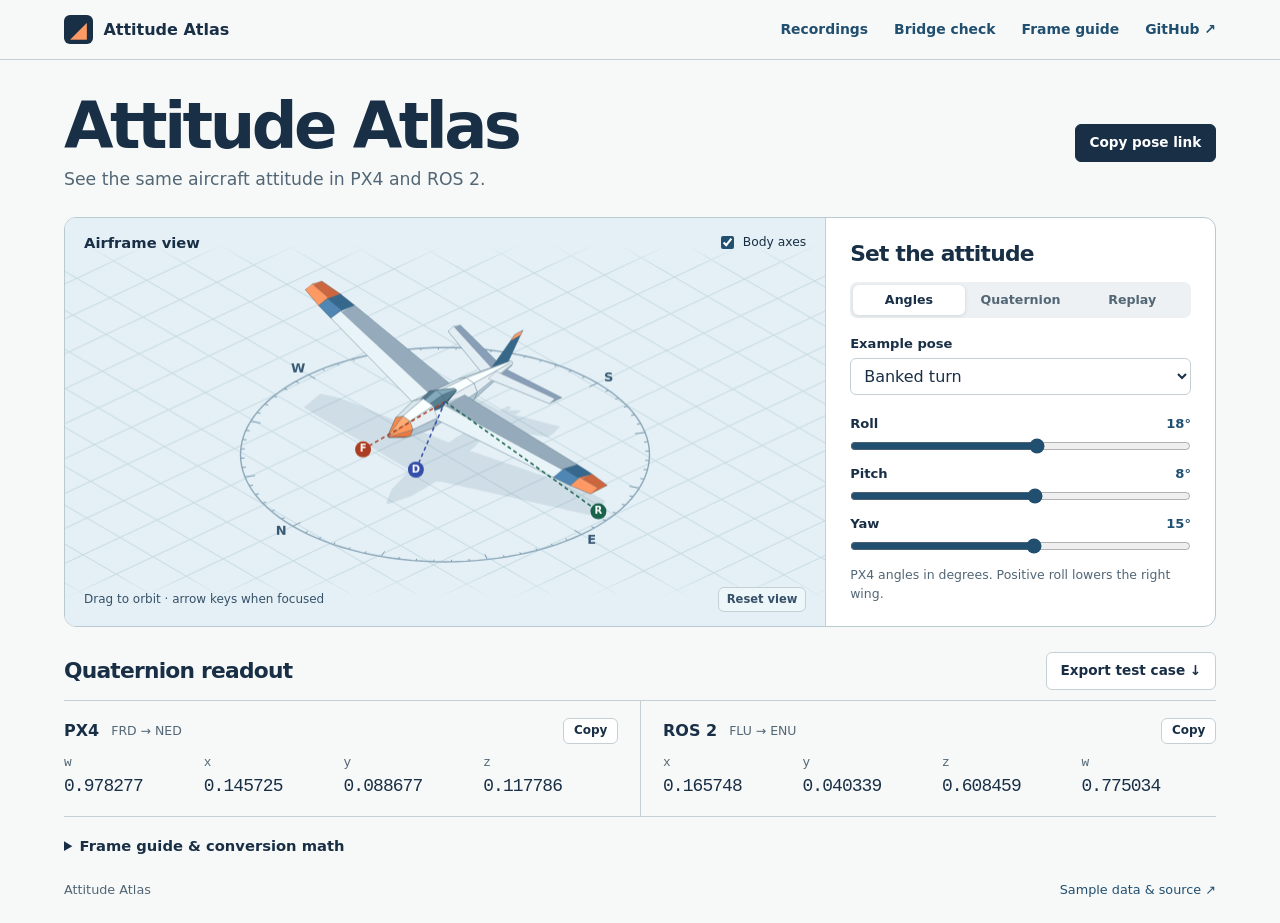
<file: site/index.html>
<!doctype html>
<html lang="en">
  <head>
    <meta charset="utf-8" />
    <meta name="viewport" content="width=device-width,initial-scale=1" />
    <meta name="theme-color" content="#e7f1f5" />
    <meta
      name="description"
      content="Inspect the same aircraft attitude in PX4 and ROS 2. Rotate a 3D airframe, convert quaternions, replay a flight-log excerpt and share a pose."
    />
    <title>Attitude Atlas · PX4 and ROS 2 frame explorer</title>
    <link
      rel="icon"
      href="data:image/svg+xml,%3Csvg xmlns='http://www.w3.org/2000/svg' viewBox='0 0 64 64'%3E%3Crect width='64' height='64' rx='12' fill='%2318304a'/%3E%3Cpath d='M32 8L53 49 32 40 11 49Z' fill='%23ff965b'/%3E%3C/svg%3E"
    />
    <link rel="stylesheet" href="style.css" />
    <script type="module" src="app.mjs"></script>
  </head>
  <body>
    <header>
      <div class="bar">
        <a class="brand" href="./"
          ><span class="mark" aria-hidden="true">◢</span> Attitude Atlas</a
        >
        <nav>
          <a href="logs.html">Recordings</a>
          <a href="compare.html">Bridge check</a
          ><a href="#reference">Frame guide</a
          ><a href="https://github.com/lazyerZZZ/attitude-atlas">GitHub ↗</a>
        </nav>
      </div>
    </header>
    <main>
      <section class="intro">
        <div>
          <h1>Attitude Atlas</h1>
          <p>See the same aircraft attitude in PX4 and ROS 2.</p>
        </div>
        <button id="share">Copy pose link</button>
      </section>
      <div class="workspace">
        <section class="viewer" aria-label="Aircraft attitude viewer">
          <div class="viewbar">
            <b>Airframe view</b
            ><label
              ><input id="axes" type="checkbox" checked /> Body axes</label
            >
          </div>
          <canvas
            id="aircraft"
            tabindex="0"
            aria-label="3D aircraft, orange nose faces forward. Drag or use arrow keys to orbit the camera."
          ></canvas>
          <div class="viewfoot">
            <span
              >Drag to orbit
              <span class="wide">· arrow keys when focused</span></span
            ><button id="reset-view">Reset view</button>
          </div>
        </section>
        <section class="controls">
          <h2>Set the attitude</h2>
          <div class="modes" aria-label="Input mode">
            <button aria-pressed="true" data-mode="angles">Angles</button
            ><button aria-pressed="false" data-mode="paste">Quaternion</button
            ><button aria-pressed="false" data-mode="track">Replay</button>
          </div>
          <div id="angles" class="pane">
            <label for="preset">Example pose</label
            ><select id="preset">
              <option value="bank">Banked turn</option>
              <option value="north">Level, facing north</option>
              <option value="east">Level, facing east</option>
              <option value="vertical">Vertical nose-up</option>
              <option value="custom" disabled>Custom pose</option>
            </select>
            <div id="sliders"></div>
            <p class="hint">
              PX4 angles in degrees. Positive roll lowers the right wing.
            </p>
          </div>
          <div id="paste" class="pane" hidden>
            <label for="format">Input convention</label
            ><select id="format">
              <option value="px4">PX4 · w, x, y, z</option>
              <option value="ros">ROS 2 · x, y, z, w</option>
            </select>
            <label for="input">Quaternion components</label
            ><textarea id="input" rows="2" spellcheck="false">
[1, 0, 0, 0]</textarea
            >
            <p id="input-norm" role="status" class="hint"></p>
            <button id="apply" class="primary">Apply quaternion</button>
            <p class="hint">
              Paste four numbers or a PX4 / ROS 2 YAML or JSON message. Input is
              normalized to unit length.
            </p>
          </div>
          <div id="track" class="pane" hidden>
            <p class="track-name" id="track-name">PX4 sample log</p>
            <div class="track-actions">
              <button id="play" class="primary">Play sample</button
              ><button id="open-file">Open CSV</button
              ><input type="file" id="file" accept=".csv,text/csv" hidden />
            </div>
            <label for="timeline"
              >Replay time <output id="clock">0.00 s</output></label
            ><input
              type="range"
              id="timeline"
              min="0"
              max="1"
              step="0.001"
              value="0"
            />
            <p class="hint">
              Import a PX4 <code>vehicle_attitude</code> CSV from
              <code>ulog2csv</code>. Files are read in this browser.
            </p>
            <div class="track-step">
              <button id="prev-sample" disabled>Previous sample</button>
              <button id="next-sample" disabled>Next sample</button>
            </div>
            <p id="sample-age" class="hint"></p>
            <p id="source-time" class="hint"></p>
            <p id="track-norm" class="hint"></p>
            <button id="use-sample" type="button">Load sample</button>
            <a href="sample.csv" download>Download sample CSV ↓</a>
          </div>
          <p role="status" id="error" class="error"></p>
        </section>
      </div>
      <div class="read-head">
        <h2>Quaternion readout</h2>
        <button id="export">Export test case ↓</button>
      </div>
      <section class="readouts" aria-label="Equivalent orientations">
        <article>
          <div class="read-label">
            <h3>PX4</h3>
            <span>FRD → NED</span
            ><button data-copy="px4" aria-label="Copy PX4 quaternion">
              Copy
            </button>
          </div>
          <dl id="px4-values"></dl>
        </article>
        <article>
          <div class="read-label">
            <h3>ROS 2</h3>
            <span>FLU → ENU</span
            ><button data-copy="ros" aria-label="Copy ROS quaternion">
              Copy
            </button>
          </div>
          <dl id="ros-values"></dl>
        </article>
      </section>
      <details id="reference">
        <summary>Frame guide &amp; conversion math</summary>
        <p>
          PX4 uses forward, right, down for the body and north, east, down for
          the world. ROS uses forward, left, up for the body and east, north, up
          for a geographic local world frame. Both rows describe how to express
          a body vector in world coordinates.
        </p>
        <p>
          In matrix form, <code>R_ros = A · R_px4 · B</code>, where
          <code>A(n,e,d) = (e,n,−d)</code> changes the world basis and
          <code>B(f,l,u) = (f,−l,−u)</code> changes the body basis. Quaternion
          component order also changes. A quaternion and its negative describe
          the same attitude.
        </p>
        <p>
          Try “Level, facing north”. PX4 reads [1, 0, 0, 0] and ROS reads [0, 0,
          0.707107, 0.707107]. The aircraft points north in both frames. At
          vertical pitch, multiple roll/yaw pairs describe the same attitude.
        </p>
        <a
          href="https://github.com/PX4/px4_ros_com/blob/main/include/px4_ros_com/frame_transforms.h"
          >PX4 frame transforms ↗</a
        >
        · <a href="https://www.ros.org/reps/rep-0103.html">ROS REP 103 ↗</a>
      </details>
      <footer>
        <span>Attitude Atlas</span
        ><a href="https://github.com/lazyerZZZ/attitude-atlas#sample-data"
          >Sample data &amp; source ↗</a
        >
      </footer>
    </main>
    <div id="notice" role="status"></div>
  </body>
</html>
</file>
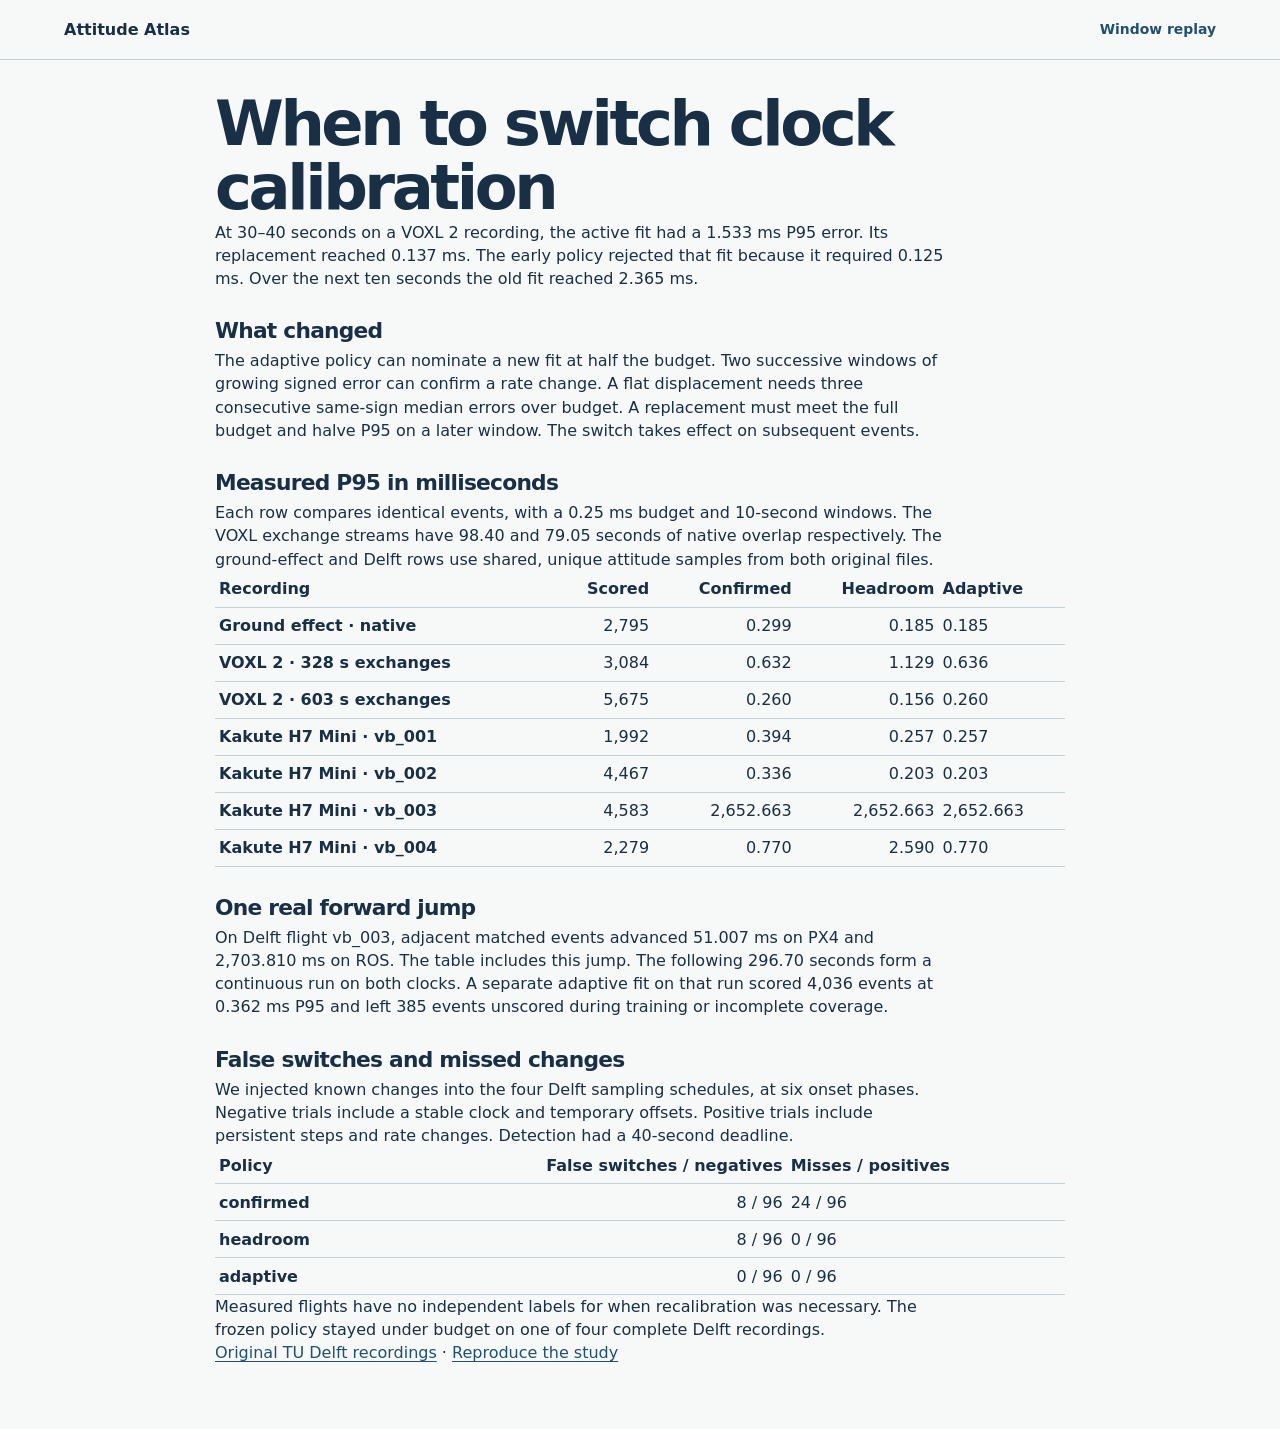
<file: site/adaptive.html>
<!doctype html>
<html lang="en"><head><meta charset="utf-8"><meta name="viewport" content="width=device-width, initial-scale=1">
<title>When to switch clock calibration · Attitude Atlas</title><link rel="stylesheet" href="style.css">
<link rel="stylesheet" href="segments.css"><style>.scroll{overflow-x:auto} .scroll table th:first-child{text-align:left}</style></head>
<body><header><div class="bar"><a class="brand" href="./">Attitude Atlas</a><nav><a href="segments.html">Window replay</a></nav></div></header>
<main class="replay"><h1>When to switch clock calibration</h1>
<p>At 30–40 seconds on a VOXL 2 recording, the active fit had a 1.533 ms P95 error.
Its replacement reached 0.137 ms. The early policy rejected that fit because it required 0.125 ms.
Over the next ten seconds the old fit reached 2.365 ms.</p>
<h2>What changed</h2><p>The adaptive policy can nominate a new fit at half the budget.
Two successive windows of growing signed error can confirm a rate change. A flat displacement needs
three consecutive same-sign median errors over budget. A replacement must meet the full budget and
halve P95 on a later window. The switch takes effect on subsequent events.</p>
<h2>Measured P95 in milliseconds</h2>
<p>Each row compares identical events, with a 0.25 ms budget and 10-second windows.
The VOXL exchange streams have 98.40 and 79.05 seconds of native overlap respectively.
The ground-effect and Delft rows use shared, unique attitude samples from both original files.</p>
<div class="scroll"><table><thead><tr><th>Recording</th><th>Scored</th><th>Confirmed</th><th>Headroom</th><th>Adaptive</th></tr></thead>
<tbody><tr><th scope='row'>Ground effect · native</th><td>2,795</td><td>0.299</td><td>0.185</td><td>0.185</td></tr><tr><th scope='row'>VOXL 2 · 328 s exchanges</th><td>3,084</td><td>0.632</td><td>1.129</td><td>0.636</td></tr><tr><th scope='row'>VOXL 2 · 603 s exchanges</th><td>5,675</td><td>0.260</td><td>0.156</td><td>0.260</td></tr><tr><th scope='row'>Kakute H7 Mini · vb_001</th><td>1,992</td><td>0.394</td><td>0.257</td><td>0.257</td></tr><tr><th scope='row'>Kakute H7 Mini · vb_002</th><td>4,467</td><td>0.336</td><td>0.203</td><td>0.203</td></tr><tr><th scope='row'>Kakute H7 Mini · vb_003</th><td>4,583</td><td>2,652.663</td><td>2,652.663</td><td>2,652.663</td></tr><tr><th scope='row'>Kakute H7 Mini · vb_004</th><td>2,279</td><td>0.770</td><td>2.590</td><td>0.770</td></tr></tbody></table></div>
<h2>One real forward jump</h2><p>On Delft flight vb_003, adjacent matched events advanced 51.007 ms on PX4
and 2,703.810 ms on ROS. The table includes this jump. The following 296.70 seconds form a continuous
run on both clocks. A separate adaptive fit on that run scored 4,036 events at 0.362 ms P95
and left 385 events unscored during training or incomplete coverage.</p>
<h2>False switches and missed changes</h2><p>We injected known changes into the four Delft sampling schedules,
at six onset phases. Negative trials include a stable clock and temporary offsets. Positive trials include
persistent steps and rate changes. Detection had a 40-second deadline.</p>
<div class="scroll"><table><thead><tr><th>Policy</th><th>False switches / negatives</th><th>Misses / positives</th></tr></thead>
<tbody><tr><th scope='row'>confirmed</th><td>8 / 96</td><td>24 / 96</td></tr><tr><th scope='row'>headroom</th><td>8 / 96</td><td>0 / 96</td></tr><tr><th scope='row'>adaptive</th><td>0 / 96</td><td>0 / 96</td></tr></tbody></table></div>
<p>Measured flights have no independent labels for when recalibration was necessary.
The frozen policy stayed under budget on one of four complete Delft recordings.</p>
<p><a href="https://doi.org/10.4121/8244b196-373e-4211-9e05-994e37656490.v1">Original TU Delft recordings</a> ·
<a href="https://github.com/lazyerZZZ/attitude-atlas/blob/main/examples/clock-study/ADAPTIVE.md">Reproduce the study</a></p>
</main></body></html>
</file>
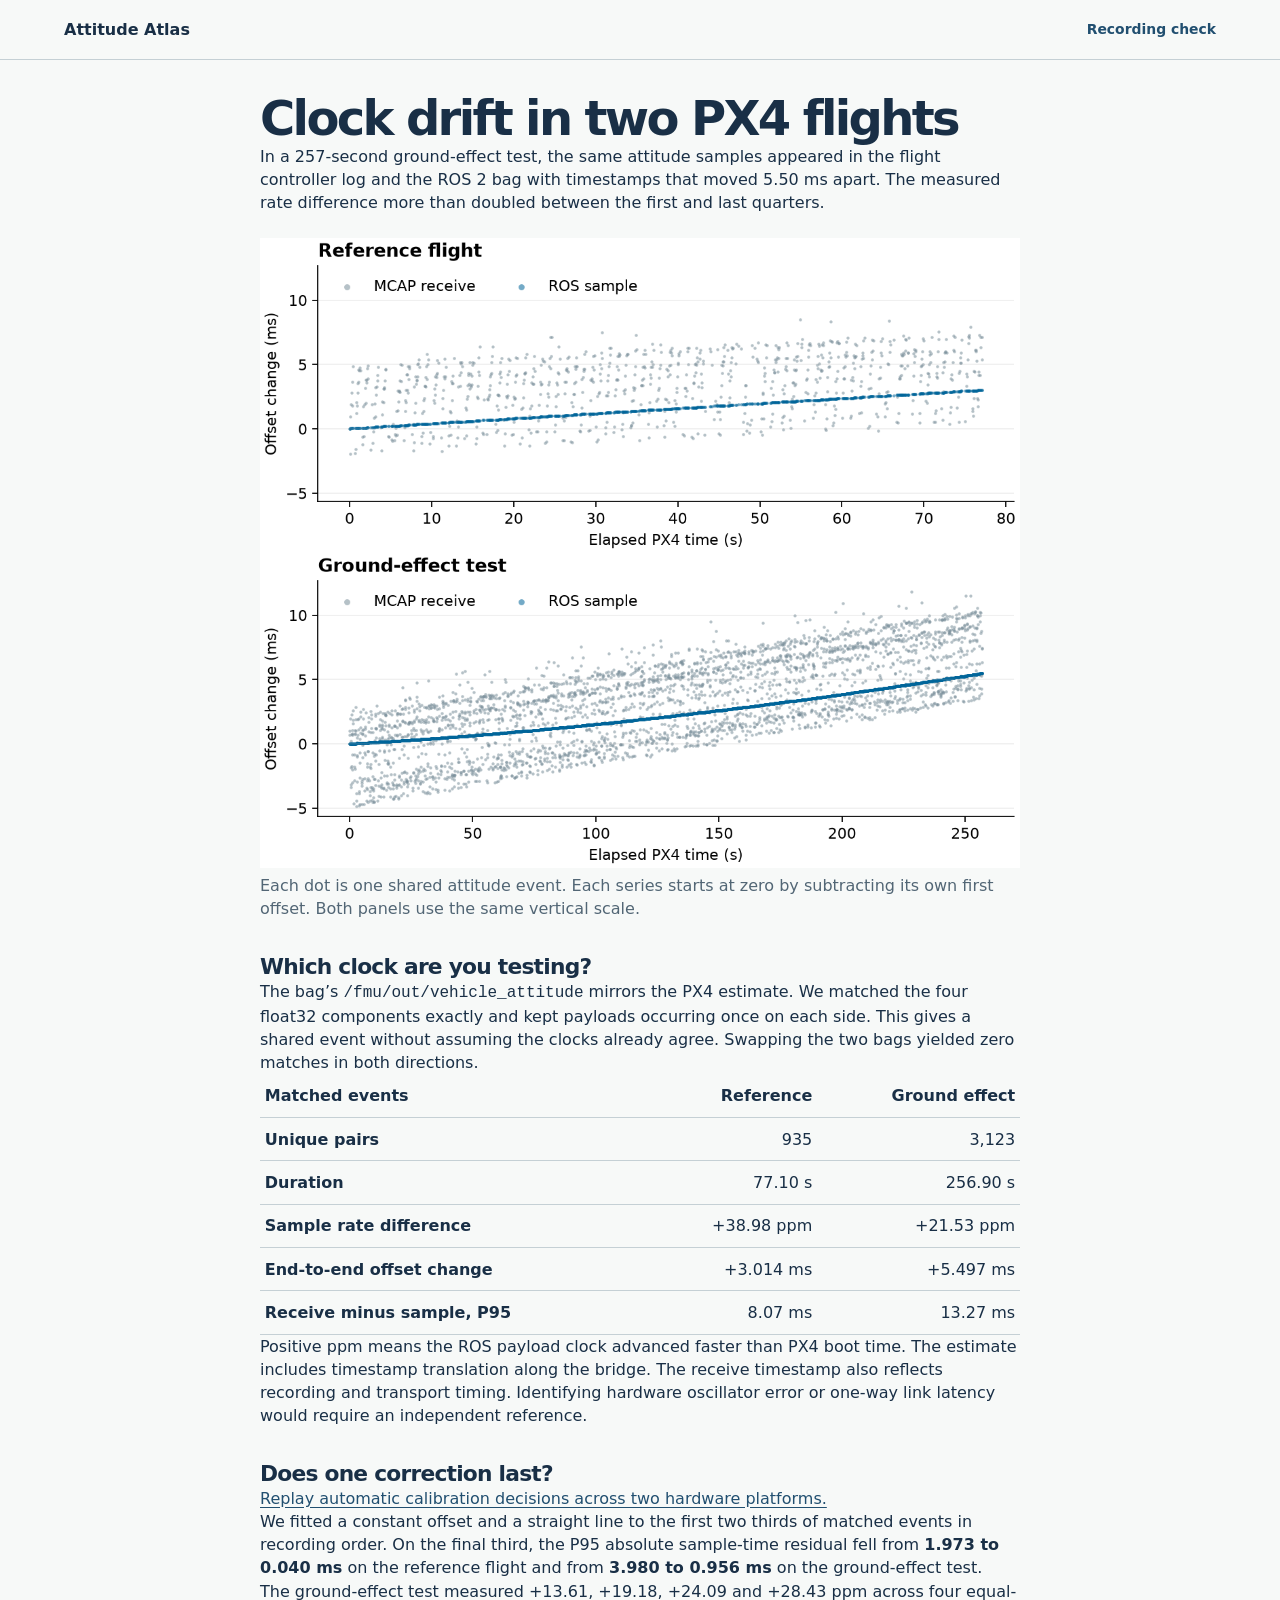
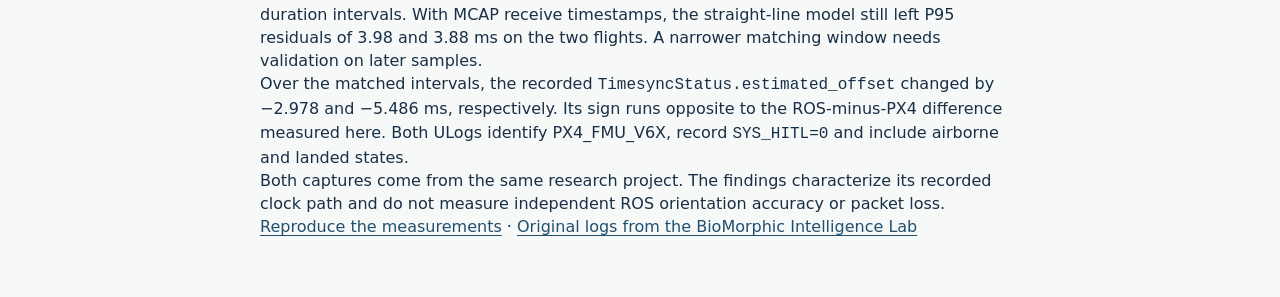
<file: site/clock-study.html>
<!doctype html>
<html lang="en">
<head>
  <meta charset="utf-8">
  <meta name="viewport" content="width=device-width, initial-scale=1">
  <title>Clock drift in two PX4 flights · Attitude Atlas</title>
  <link rel="stylesheet" href="style.css">
  <style>
    main.study {max-width: 760px; padding-block: 2rem 4rem}
    .study h1 {font-size: clamp(2rem, 5vw, 3rem); line-height: 1.1}
    .study h2 {margin-top: 2rem}
    figure {margin: 1.5rem 0} figure img {width: 100%;height: auto}
    figcaption {color: var(--muted)}
    .study table {width: 100%;border-collapse: collapse;font-variant-numeric: tabular-nums}
    .study th,.study td {padding: .6rem .3rem; border-bottom: 1px solid var(--line); text-align: right}
    .study th:first-child {text-align: left}
  </style>
</head>
<body>
<header><div class="bar"><a class="brand" href="./">Attitude Atlas</a><nav><a href="logs.html">Recording check</a></nav></div></header>
<main class="study">
  <h1>Clock drift in two PX4 flights</h1>
  <p>In a 257-second ground-effect test, the same attitude samples appeared in the flight controller log and the ROS 2 bag with timestamps that moved 5.50 ms apart. The measured rate difference more than doubled between the first and last quarters.</p>
  <figure><img src="clock-offsets.png" width="1120" height="928" alt="Across both flights the ROS sample offset rises smoothly. The MCAP receive offset varies by several milliseconds between consecutive events.">
  <figcaption>Each dot is one shared attitude event. Each series starts at zero by subtracting its own first offset. Both panels use the same vertical scale.</figcaption></figure>
  <h2>Which clock are you testing?</h2>
  <p>The bag’s <code>/fmu/out/vehicle_attitude</code> mirrors the PX4 estimate. We matched the four float32 components exactly and kept payloads occurring once on each side. This gives a shared event without assuming the clocks already agree. Swapping the two bags yielded zero matches in both directions.</p>
  <table><thead><tr><th scope="col">Matched events</th><th scope="col">Reference</th><th scope="col">Ground effect</th></tr></thead>
  <tbody>
    <tr><th scope="row">Unique pairs</th><td>935</td><td>3,123</td></tr>
    <tr><th scope="row">Duration</th><td>77.10 s</td><td>256.90 s</td></tr>
    <tr><th scope="row">Sample rate difference</th><td>+38.98 ppm</td><td>+21.53 ppm</td></tr>
    <tr><th scope="row">End-to-end offset change</th><td>+3.014 ms</td><td>+5.497 ms</td></tr>
    <tr><th scope="row">Receive minus sample, P95</th><td>8.07 ms</td><td>13.27 ms</td></tr>
  </tbody></table>
  <p>Positive ppm means the ROS payload clock advanced faster than PX4 boot time. The estimate includes timestamp translation along the bridge. The receive timestamp also reflects recording and transport timing. Identifying hardware oscillator error or one-way link latency would require an independent reference.</p>
  <h2>Does one correction last?</h2>
  <p><a href="segments.html">Replay automatic calibration decisions across two hardware platforms.</a></p>
  <p>We fitted a constant offset and a straight line to the first two thirds of matched events in recording order. On the final third, the P95 absolute sample-time residual fell from <strong>1.973 to 0.040 ms</strong> on the reference flight and from <strong>3.980 to 0.956 ms</strong> on the ground-effect test.</p>
  <p>The ground-effect test measured +13.61, +19.18, +24.09 and +28.43 ppm across four equal-duration intervals. With MCAP receive timestamps, the straight-line model still left P95 residuals of 3.98 and 3.88 ms on the two flights. A narrower matching window needs validation on later samples.</p>
  <p>Over the matched intervals, the recorded <code>TimesyncStatus.estimated_offset</code> changed by −2.978 and −5.486 ms, respectively. Its sign runs opposite to the ROS-minus-PX4 difference measured here. Both ULogs identify PX4_FMU_V6X, record <code>SYS_HITL=0</code> and include airborne and landed states.</p>
  <p>Both captures come from the same research project. The findings characterize its recorded clock path and do not measure independent ROS orientation accuracy or packet loss.</p>
  <p><a href="https://github.com/lazyerZZZ/attitude-atlas/tree/main/examples/clock-study">Reproduce the measurements</a> · <a href="https://github.com/BioMorphic-Intelligence-Lab/manipulator_assisted_landing/tree/488db55fa1d7b541b5287bd4faeeb33a91b6d533/data">Original logs from the BioMorphic Intelligence Lab</a></p>
</main>
</body></html>
</file>
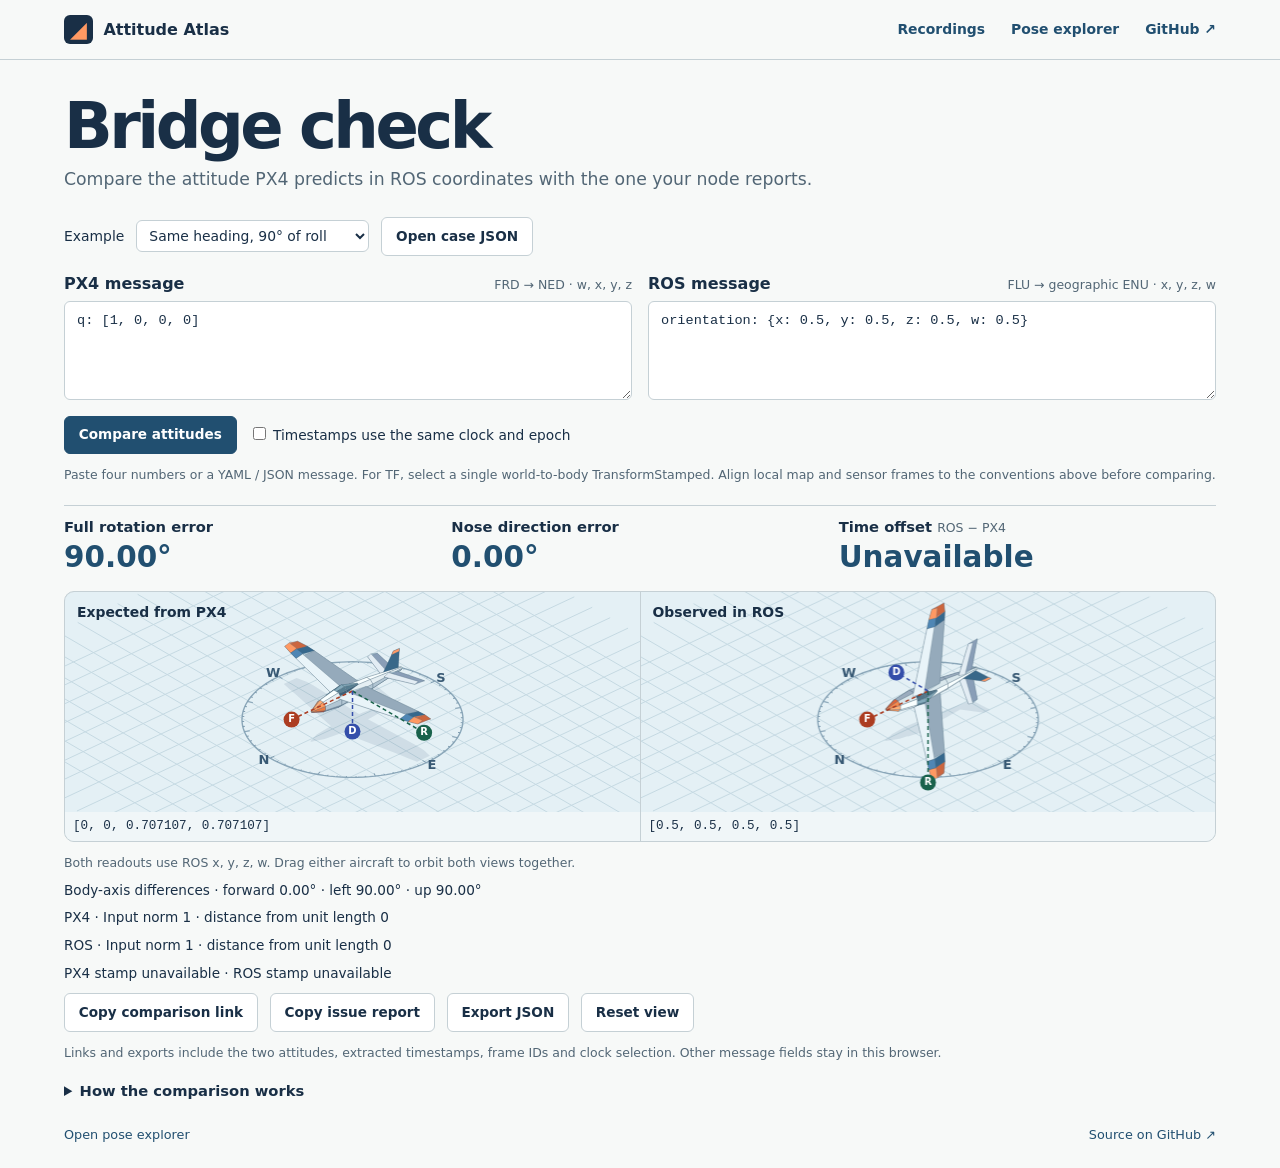
<file: site/compare.html>
<!doctype html>
<html lang="en">
  <head>
    <meta charset="utf-8" />
    <meta name="viewport" content="width=device-width,initial-scale=1" />
    <meta
      name="description"
      content="Compare a PX4 attitude and a ROS 2 message. See the full rotation error, nose-direction error and timing of a frame conversion."
    />
    <title>Bridge check · Attitude Atlas</title>
    <link rel="stylesheet" href="style.css" />
    <link rel="stylesheet" href="compare.css" />
    <script type="module" src="compare.mjs"></script>
  </head>
  <body>
    <header>
      <div class="bar">
        <a class="brand" href="./"
          ><span class="mark" aria-hidden="true">◢</span> Attitude Atlas</a
        >
        <nav>
          <a href="logs.html">Recordings</a> <a href="./">Pose explorer</a
          ><a href="https://github.com/lazyerZZZ/attitude-atlas">GitHub ↗</a>
        </nav>
      </div>
    </header>
    <main>
      <section class="intro">
        <div>
          <h1>Bridge check</h1>
          <p>
            Compare the attitude PX4 predicts in ROS coordinates with the one
            your node reports.
          </p>
        </div>
      </section>
      <div class="casebar">
        <label for="example">Example</label
        ><select id="example">
          <option value="roll">Same heading, 90° of roll</option>
          <option value="match">Matching attitudes</option>
          <option value="opposite">Equivalent quaternion signs</option>
          <option value="time">Samples taken 20 ms apart</option>
          <option value="custom" disabled>Custom inputs</option></select
        ><button type="button" id="open-case">Open case JSON</button
        ><input
          id="case-file"
          type="file"
          accept=".json,application/json"
          hidden
        />
      </div>
      <form id="pair-form">
        <div class="pair-inputs">
          <div>
            <label for="px4"
              >PX4 message <small>FRD → NED · w, x, y, z</small></label
            ><textarea
              id="px4"
              aria-describedby="feedback"
              spellcheck="false"
              rows="4"
              required
            ></textarea>
          </div>
          <div>
            <label for="ros"
              >ROS message
              <small>FLU → geographic ENU · x, y, z, w</small></label
            ><textarea
              id="ros"
              aria-describedby="feedback"
              spellcheck="false"
              rows="4"
              required
            ></textarea>
          </div>
        </div>
        <div class="runbar">
          <button class="primary" type="submit">Compare attitudes</button
          ><label
            ><input id="shared" type="checkbox" /> Timestamps use the same clock
            and epoch</label
          >
        </div>
        <p class="hint">
          Paste four numbers or a YAML / JSON message. For TF, select a single
          world-to-body TransformStamped. Align local map and sensor frames to
          the conventions above before comparing.
        </p>
        <p id="feedback" role="status"></p>
      </form>
      <section id="result" hidden aria-label="Comparison result">
        <div class="metrics">
          <div>
            <h2>Full rotation error</h2>
            <output aria-label="Full rotation error" id="angle"></output>
          </div>
          <div>
            <h2>Nose direction error</h2>
            <output aria-label="Nose direction error" id="nose"></output>
          </div>
          <div>
            <h2>Time offset <small>ROS − PX4</small></h2>
            <output aria-label="Time offset ROS minus PX4" id="offset"></output>
          </div>
        </div>
        <div class="paired-views">
          <figure>
            <figcaption>Expected from PX4</figcaption>
            <canvas
              tabindex="0"
              id="expected"
              aria-label="Expected aircraft orientation, drag or use arrow keys to orbit both views."
            ></canvas>
            <p id="expected-q"></p>
          </figure>
          <figure>
            <figcaption>Observed in ROS</figcaption>
            <canvas
              tabindex="0"
              id="actual"
              aria-label="Observed aircraft orientation, drag or use arrow keys to orbit both views."
            ></canvas>
            <p id="actual-q"></p>
          </figure>
        </div>
        <p class="hint">
          Both readouts use ROS x, y, z, w. Drag either aircraft to orbit both
          views together.
        </p>
        <div id="diagnostics"></div>
        <div class="runbar">
          <button id="copy-pair">Copy comparison link</button
          ><button id="copy-issue">Copy issue report</button
          ><button id="export-pair">Export JSON</button
          ><button id="reset-camera">Reset view</button>
        </div>

        <p class="hint">
          Links and exports include the two attitudes, extracted timestamps,
          frame IDs and clock selection. Other message fields stay in this
          browser.
        </p>
      </section>
      <details>
        <summary>How the comparison works</summary>
        <p>
          Both rotations are expressed in geographic ENU with a forward-left-up
          body. The full rotation error is the smallest angle aligning them,
          from 0° to 180°. Nose direction compares only their forward axes. The
          clock offset uses PX4 timestamp_sample when available, falling back to
          timestamp, and ROS header.stamp. A zero stamp is treated as
          unavailable. A time offset or an unaligned map can explain an angular
          difference.
        </p>
      </details>
      <footer>
        <a href="./">Open pose explorer</a
        ><a href="https://github.com/lazyerZZZ/attitude-atlas"
          >Source on GitHub ↗</a
        >
      </footer>
    </main>
    <div id="notice" role="status"></div>
  </body>
</html>
</file>
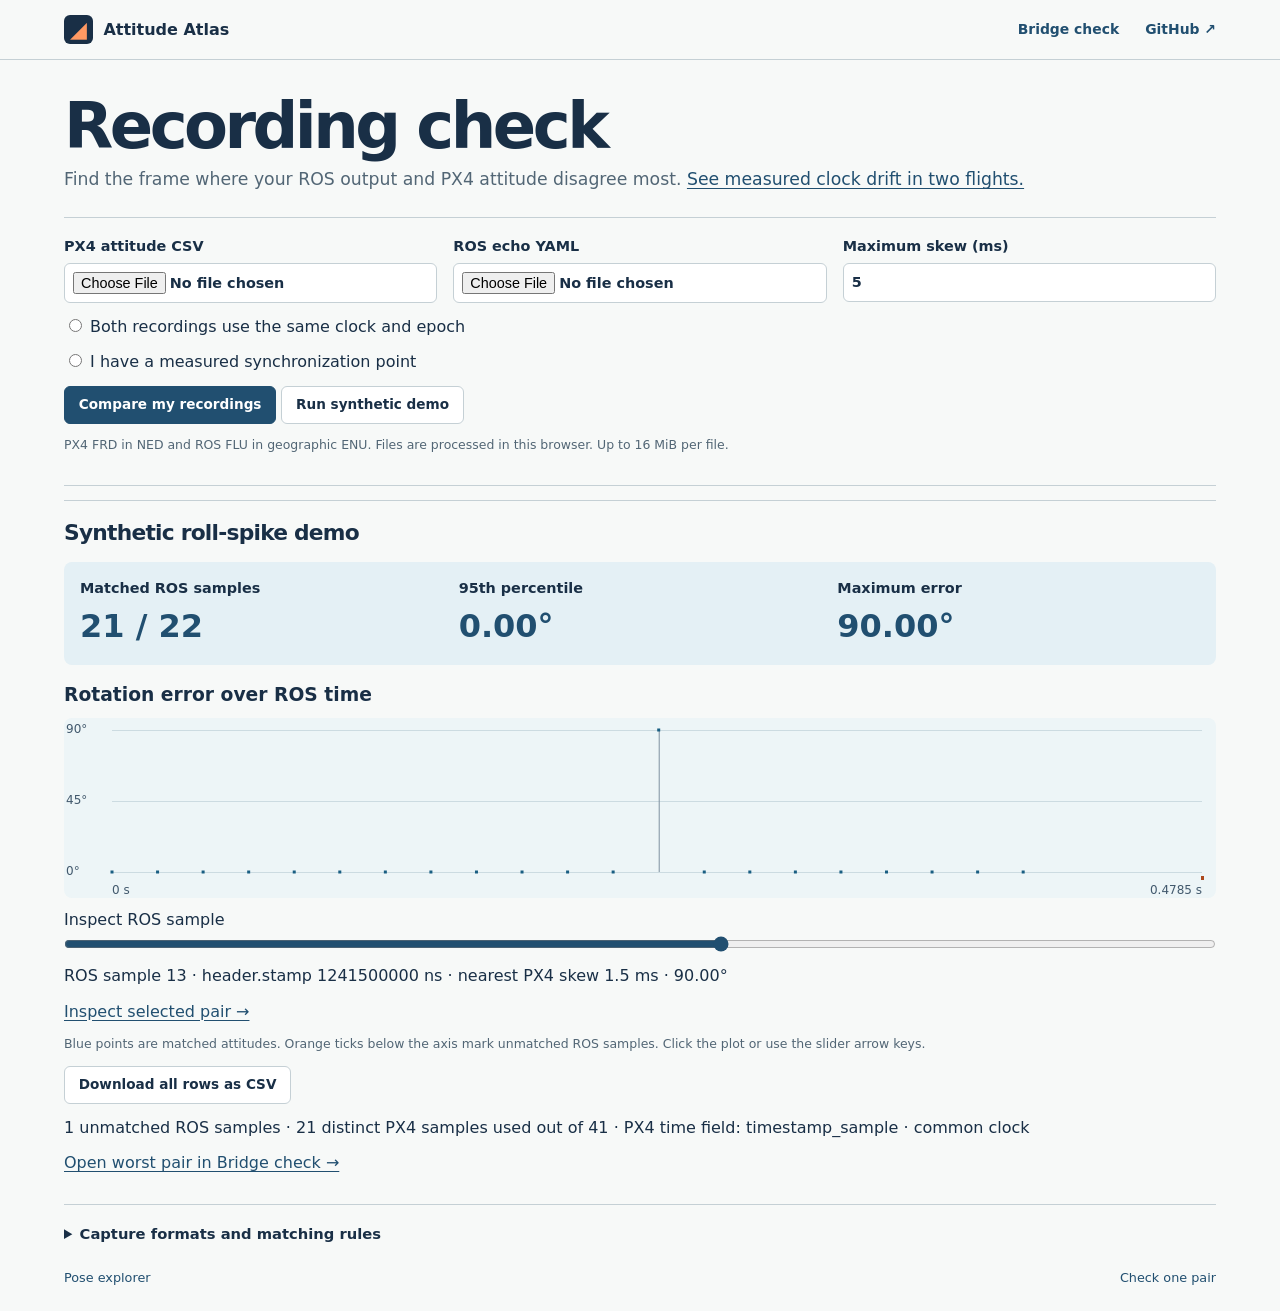
<file: site/logs.html>
<!doctype html>
<html lang="en">
  <head>
    <meta charset="utf-8" />
    <meta name="viewport" content="width=device-width,initial-scale=1" />
    <title>Recording check · Attitude Atlas</title>
    <meta
      name="description"
      content="Compare stamped PX4 and ROS 2 recordings locally, find transient attitude errors, and inspect matched samples."
    />
    <link rel="stylesheet" href="style.css" />
    <link rel="stylesheet" href="logs.css" />
    <script type="module" src="logs.mjs"></script>
  </head>
  <body>
    <header>
      <div class="bar">
        <a class="brand" href="./"
          ><span class="mark" aria-hidden="true">◢</span> Attitude Atlas</a
        >
        <nav>
          <a href="compare.html">Bridge check</a
          ><a href="https://github.com/lazyerZZZ/attitude-atlas">GitHub ↗</a>
        </nav>
      </div>
    </header>
    <main>
      <section class="intro">
        <div>
          <h1>Recording check</h1>
          <p>
            Find the frame where your ROS output and PX4 attitude disagree most.
            <a href="clock-study.html">See measured clock drift in two flights.</a>
          </p>
        </div>
      </section>
      <form id="capture">
        <div class="inputs">
          <label
            >PX4 attitude CSV<input
              type="file"
              id="px-file"
              accept=".csv" /></label
          ><label
            >ROS echo YAML<input
              type="file"
              id="ros-file"
              accept=".yaml,.yml,.txt,.json" /></label
          ><label
            >Maximum skew (ms)<input
              type="number"
              min="0"
              step="any"
              value="5"
              id="skew"
              required
          /></label>
        </div>
        <p>
          <label
            ><input id="common" type="radio" name="clock" /> Both recordings use
            the same clock and epoch</label
          >
        </p>
        <p>
          <label
            ><input id="anchored" type="radio" name="clock" /> I have a measured
            synchronization point</label
          >
        </p>
        <fieldset id="anchors" hidden>
          <legend>Two clock readings at the same instant</legend>
          <label
            >PX4 microseconds
            <input id="px-anchor" type="text" inputmode="numeric"
          /></label>
          <label
            >ROS nanoseconds
            <input id="ros-anchor" type="text" inputmode="numeric"
          /></label>
          <label>Later PX4 microseconds (optional)
            <input id="px-end" type="text" inputmode="numeric" />
          </label>
          <label>Later ROS nanoseconds (optional)
            <input id="ros-end" type="text" inputmode="numeric" />
          </label>
          <p class="hint">
            One point applies a constant offset. With two points, match only
            between them and compensate the measured difference in clock rate.
          </p>
        </fieldset>
        <button type="submit" class="primary">Compare my recordings</button>
        <button type="button" id="demo">Run synthetic demo</button>
        <p class="hint">
          PX4 FRD in NED and ROS FLU in geographic ENU. Files are processed in
          this browser. Up to 16 MiB per file.
        </p>
      </form>
      <p id="status" role="status"></p>
      <section id="results" hidden>
        <h2 id="source"></h2>
        <dl class="stats">
          <div>
            <dt>Matched ROS samples</dt>
            <dd id="coverage"></dd>
          </div>
          <div>
            <dt>95th percentile</dt>
            <dd id="p95"></dd>
          </div>
          <div>
            <dt>Maximum error</dt>
            <dd id="max"></dd>
          </div>
        </dl>
        <h3>Rotation error over ROS time</h3>
        <canvas
          id="plot"
          aria-label="Scatter plot of recording error against elapsed ROS time"
        ></canvas
        ><label for="sample">Inspect ROS sample</label
        ><input id="sample" type="range" min="0" max="0" step="1" value="0" />
        <p id="sample-info" aria-live="polite"></p>
        <a id="open-sample" hidden>Inspect selected pair →</a>
        <p class="hint">
          Blue points are matched attitudes. Orange ticks below the axis mark
          unmatched ROS samples. Click the plot or use the slider arrow keys.
        </p>
        <button id="rows-out" type="button">Download all rows as CSV</button>
        <p id="detail"></p>
        <p><a id="worst">Open worst pair in Bridge check →</a></p>
      </section>
      <details>
        <summary>Capture formats and matching rules</summary>
        <p>
          Try the demo files with your own tools:
          <a href="samples/roll-spike.csv" download>PX4 CSV</a> ·
          <a href="samples/roll-spike.yaml" download>ROS echo YAML</a>. For
          native .ulg input, use the
          <a
            href="https://github.com/lazyerZZZ/attitude-atlas#compare-two-recordings"
            >recording CLI</a
          >.
        </p>
        <p>
          Export vehicle_attitude with
          <code>ulog2csv -m vehicle_attitude flight.ulg</code>. Capture a
          stamped ROS orientation such as Odometry with
          <code>ros2 topic echo /odom --full-length &gt; ros.yaml</code>. Stop
          the capture with Ctrl+C. Use one aligned frame pair throughout.
        </p>
        <p>
          Each ROS header stamp is paired with the nearest PX4 timestamp within
          your chosen skew. Ties select the earlier PX4 sample. One PX4 sample
          may serve multiple ROS messages. The percentile uses nearest rank over
          matched ROS samples. With incomplete PX4 sample stamps, the whole
          comparison uses publication time.
        </p>
      </details>
      <footer>
        <a href="./">Pose explorer</a><a href="compare.html">Check one pair</a>
      </footer>
    </main>
  </body>
</html>
</file>
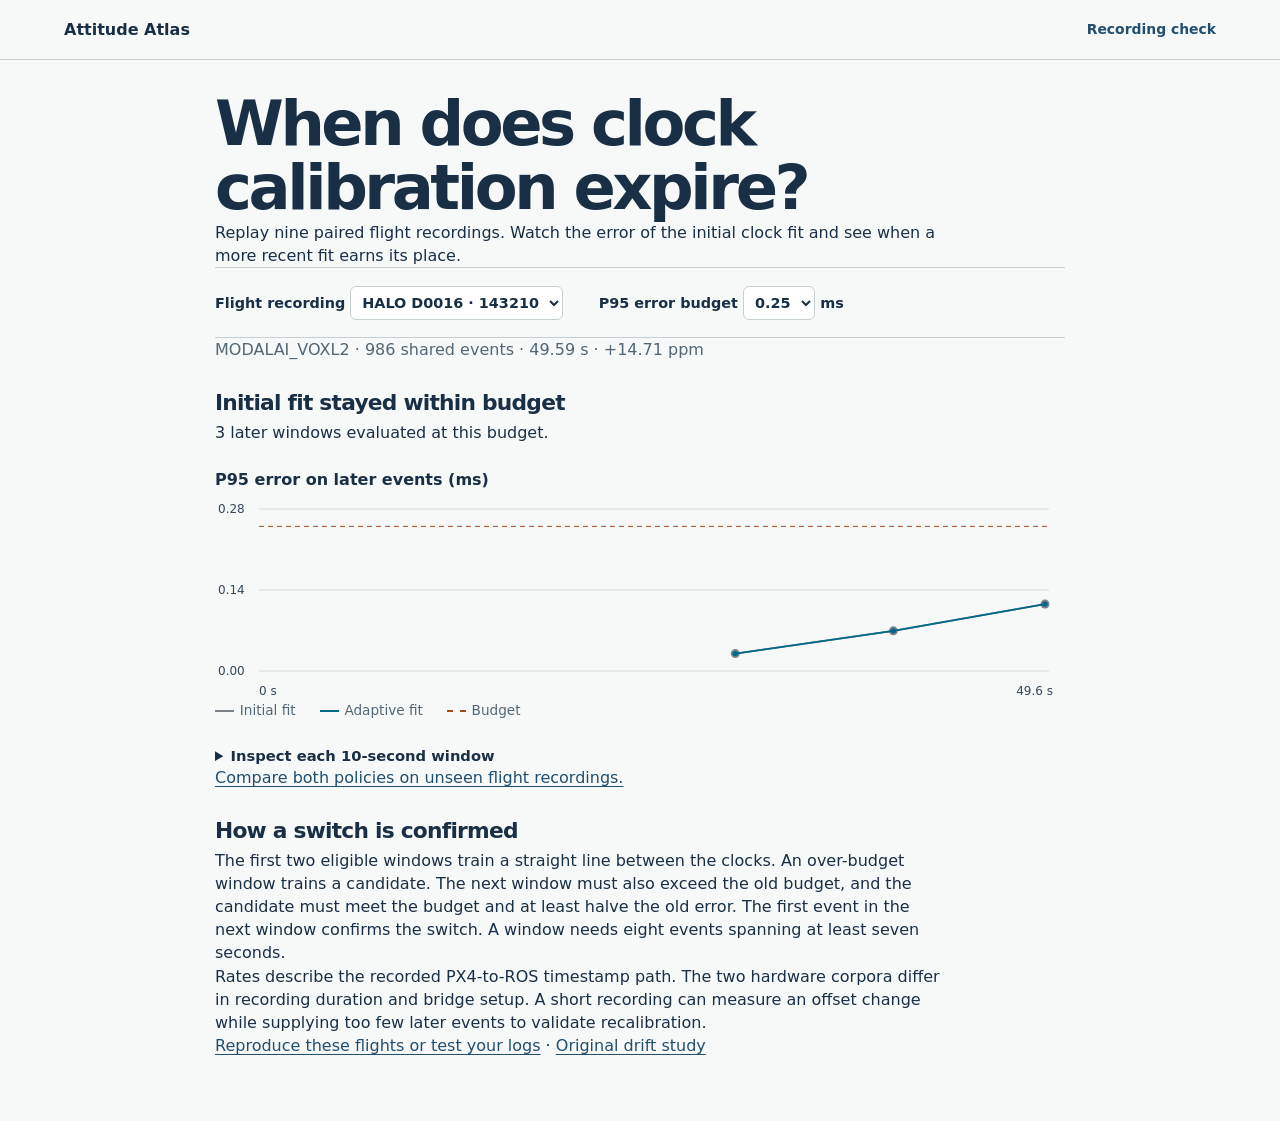
<file: site/segments.html>
<!doctype html>
<html lang="en">
<head>
  <meta charset="utf-8"><meta name="viewport" content="width=device-width, initial-scale=1">
  <title>When does clock calibration expire? · Attitude Atlas</title>
  <link rel="stylesheet" href="style.css"><link rel="stylesheet" href="segments.css">
  <script type="module" src="segments.mjs"></script>
</head>
<body><header><div class="bar"><a class="brand" href="./">Attitude Atlas</a><nav><a href="logs.html">Recording check</a></nav></div></header>
<main class="replay">
<h1>When does clock calibration expire?</h1>
<p>Replay nine paired flight recordings. Watch the error of the initial clock fit and see when a more recent fit earns its place.</p>
<div class="choices"><label>Flight recording<select id="flight" disabled></select></label>
<label>P95 error budget<select id="budget" disabled><option>0.1</option><option selected>0.25</option><option>0.5</option><option value="1.0">1.0</option></select> ms</label></div>
<p id="source-line"></p>
<section aria-labelledby="outcome"><h2 id="outcome" role="status">Loading recorded windows…</h2>
<p id="explanation"></p>
<figure hidden id="trace"><figcaption>P95 error on later events (ms)</figcaption>
<canvas id="chart" role="img" aria-label="Window errors for the initial fit, the adaptive fit and the selected budget. Exact values appear in the window table."></canvas>
<div class="key"><span>Initial fit</span><span>Adaptive fit</span><span>Budget</span></div></figure>
<details id="details" hidden><summary>Inspect each 10-second window</summary><table>
<thead><tr><th>End (s)</th><th>Initial (ms)</th><th>Adaptive (ms)</th><th>Decision</th></tr></thead><tbody id="rows"></tbody></table></details></section>
<p><a href="transfer.html">Compare both policies on unseen flight recordings.</a></p>
<h2>How a switch is confirmed</h2>
<p>The first two eligible windows train a straight line between the clocks. An over-budget window trains a candidate. The next window must also exceed the old budget, and the candidate must meet the budget and at least halve the old error. The first event in the next window confirms the switch. A window needs eight events spanning at least seven seconds.</p>
<p>Rates describe the recorded PX4-to-ROS timestamp path. The two hardware corpora differ in recording duration and bridge setup. A short recording can measure an offset change while supplying too few later events to validate recalibration.</p>
<p><a href="https://github.com/lazyerZZZ/attitude-atlas/tree/main/examples/clock-study">Reproduce these flights or test your logs</a> · <a href="clock-study.html">Original drift study</a></p>
</main></body></html>
</file>
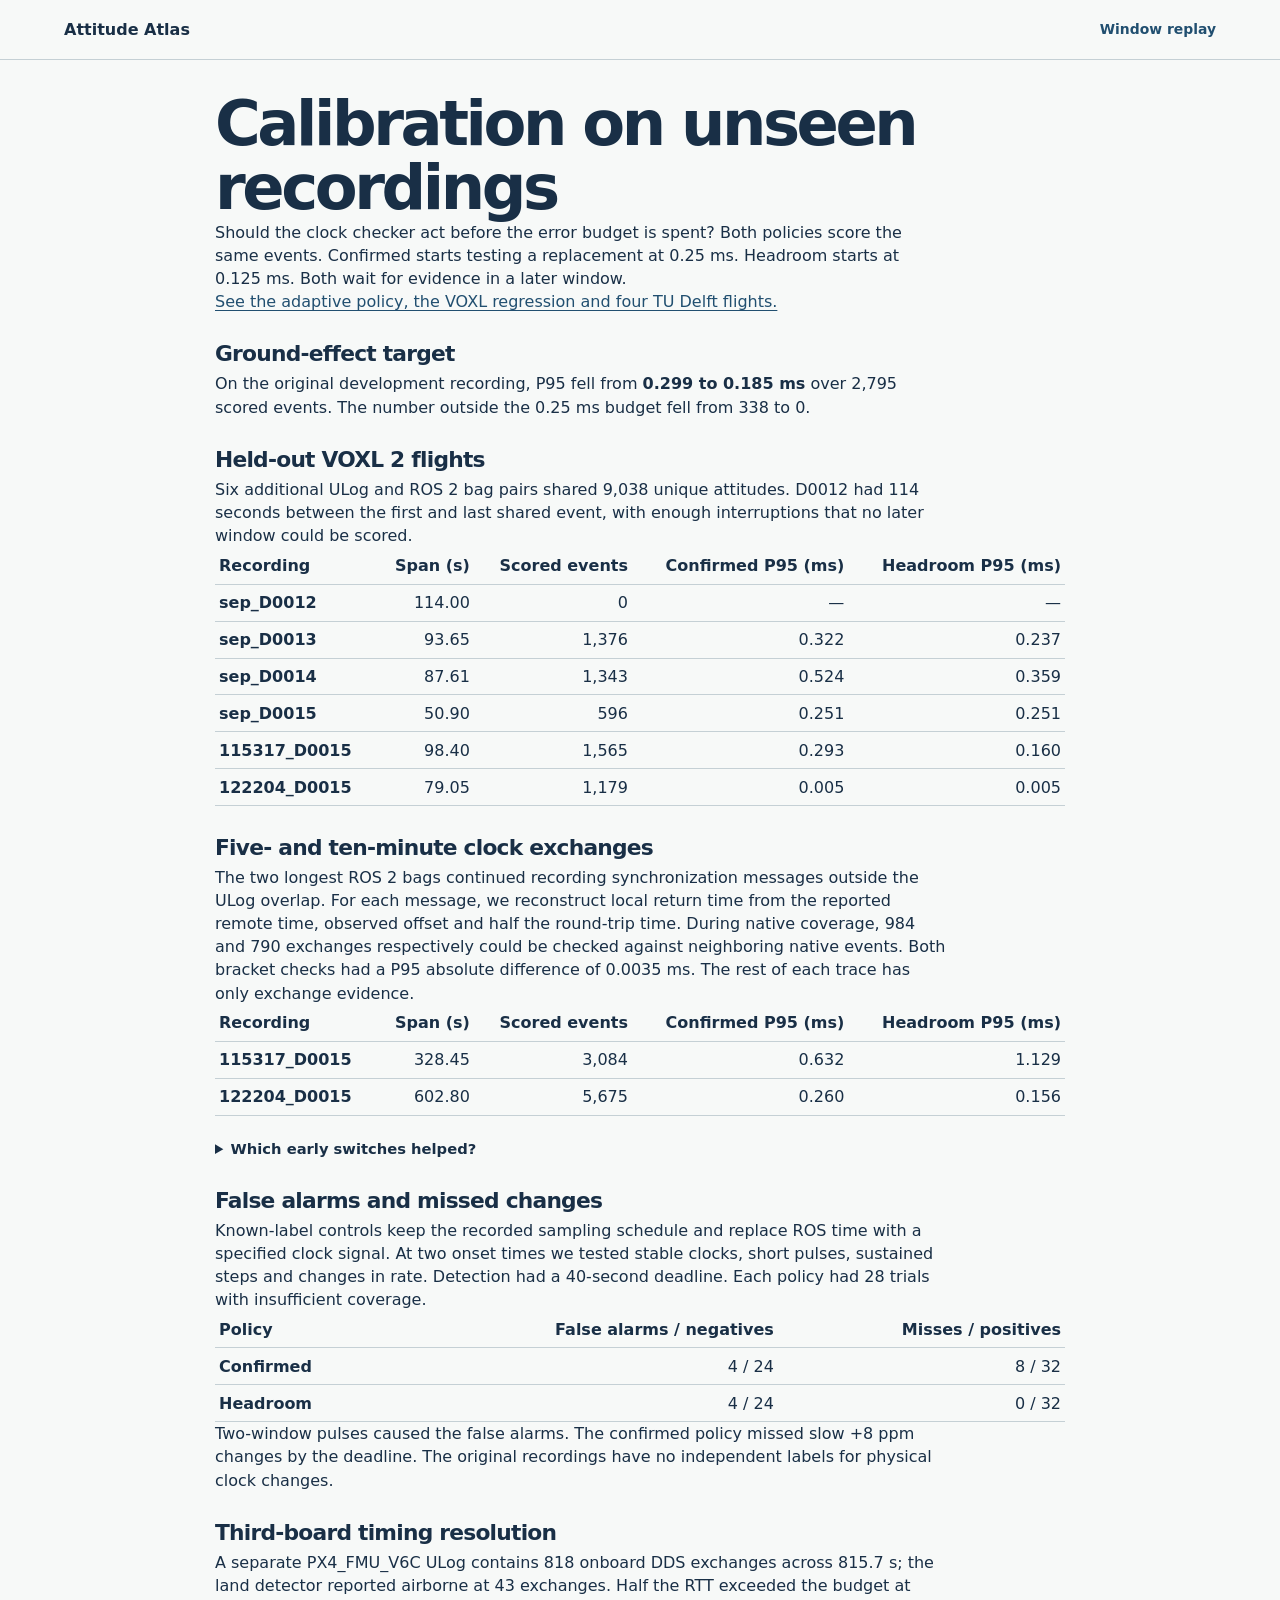
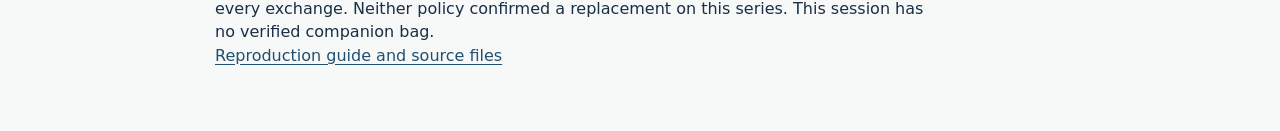
<file: site/transfer.html>
<!doctype html>
<html lang="en"><head><meta charset="utf-8"><meta name="viewport" content="width=device-width, initial-scale=1">
<title>Calibration on unseen recordings · Attitude Atlas</title>
<link rel="stylesheet" href="style.css"><link rel="stylesheet" href="segments.css">
<style>.table-scroll {overflow-x:auto} .table-scroll th:first-child {text-align:left}
.table-scroll th:last-child,.table-scroll td:last-child {text-align:right} .table-scroll th {vertical-align:bottom}
.replay details {margin:1.4rem 0} .replay details summary {cursor:pointer}</style>
</head><body><header><div class="bar"><a class="brand" href="./">Attitude Atlas</a>
<nav><a href="segments.html">Window replay</a></nav></div></header><main class="replay">
<h1>Calibration on unseen recordings</h1>
<p>Should the clock checker act before the error budget is spent? Both policies score the same events.
Confirmed starts testing a replacement at 0.25 ms. Headroom starts at 0.125 ms. Both wait for evidence in a later window.</p>
<p><a href="adaptive.html">See the adaptive policy, the VOXL regression and four TU Delft flights.</a></p>
<h2>Ground-effect target</h2>
<p>On the original development recording, P95 fell from <strong>0.299 to
0.185 ms</strong> over 2,795 scored
events. The number outside the 0.25 ms budget fell from 338 to 0.</p>
<h2>Held-out VOXL 2 flights</h2>
<p>Six additional ULog and ROS 2 bag pairs shared 9,038 unique attitudes.
D0012 had 114 seconds between the first and last shared event, with enough interruptions that no later window could be scored.</p>
<div class='table-scroll'><table><thead><tr><th>Recording</th><th>Span (s)</th><th>Scored events</th><th>Confirmed P95 (ms)</th><th>Headroom P95 (ms)</th></tr></thead><tbody><tr><th scope='row'>sep_D0012</th><td>114.00</td><td>0</td><td>—</td><td>—</td></tr><tr><th scope='row'>sep_D0013</th><td>93.65</td><td>1,376</td><td>0.322</td><td>0.237</td></tr><tr><th scope='row'>sep_D0014</th><td>87.61</td><td>1,343</td><td>0.524</td><td>0.359</td></tr><tr><th scope='row'>sep_D0015</th><td>50.90</td><td>596</td><td>0.251</td><td>0.251</td></tr><tr><th scope='row'>115317_D0015</th><td>98.40</td><td>1,565</td><td>0.293</td><td>0.160</td></tr><tr><th scope='row'>122204_D0015</th><td>79.05</td><td>1,179</td><td>0.005</td><td>0.005</td></tr></tbody></table></div>
<h2>Five- and ten-minute clock exchanges</h2>
<p>The two longest ROS 2 bags continued recording synchronization messages outside the ULog overlap.
For each message, we reconstruct local return time from the reported remote time, observed offset and half the round-trip time.
During native coverage, 984 and 790 exchanges respectively
could be checked against neighboring native events. Both bracket checks had a P95 absolute difference of 0.0035 ms. The rest of each trace has only exchange evidence.</p>
<div class='table-scroll'><table><thead><tr><th>Recording</th><th>Span (s)</th><th>Scored events</th><th>Confirmed P95 (ms)</th><th>Headroom P95 (ms)</th></tr></thead><tbody><tr><th scope='row'>115317_D0015</th><td>328.45</td><td>3,084</td><td>0.632</td><td>1.129</td></tr><tr><th scope='row'>122204_D0015</th><td>602.80</td><td>5,675</td><td>0.260</td><td>0.156</td></tr></tbody></table></div>
<details><summary>Which early switches helped?</summary>
<p>On the five-minute trace, three of five early switches prevented a budget breach on at least one of the next two eligible windows.
For the other two switches the previous fit stayed within budget throughout that follow-up.
On the ten-minute trace, one of four switches prevented a breach and the other three had a previous fit still within budget.
These counts use the retired fit on the same future observations.</p></details>
<h2>False alarms and missed changes</h2>
<p>Known-label controls keep the recorded sampling schedule and replace ROS time with a specified clock signal.
At two onset times we tested stable clocks, short pulses, sustained steps and changes in rate. Detection had a 40-second deadline.
Each policy had 28 trials with insufficient coverage.</p>
<div class="table-scroll"><table><thead><tr><th>Policy</th><th>False alarms / negatives</th><th>Misses / positives</th></tr></thead>
<tbody><tr><th>Confirmed</th><td>4 / 24</td><td>8 / 32</td></tr>
<tr><th>Headroom</th><td>4 / 24</td><td>0 / 32</td></tr></tbody></table></div>
<p>Two-window pulses caused the false alarms. The confirmed policy missed slow +8 ppm changes by the deadline.
The original recordings have no independent labels for physical clock changes.</p>
<h2>Third-board timing resolution</h2>
<p>A separate PX4_FMU_V6C ULog contains 818 onboard DDS exchanges across 815.7 s;
the land detector reported airborne at 43 exchanges. Half the RTT exceeded the budget at every exchange.
Neither policy confirmed a replacement on this series. This session has no verified companion bag.</p>
<p><a href="https://github.com/lazyerZZZ/attitude-atlas/blob/main/examples/clock-study/TRANSFER.md">Reproduction guide and source files</a></p>
</main></body></html>
</file>
<file: site/style.css>
:root {
  color-scheme: light;
  --ink: #192f46;
  --muted: #526675;
  --line: #c5d0d5;
  --blue: #214f70;
  --paper: #f7f9f8;
  --signal: #ff9963;
  font:
    16px/1.45 "Inter",
    system-ui,
    sans-serif;
  color: var(--ink);
  background: var(--paper);
}
* {
  box-sizing: border-box;
}
body {
  margin: 0;
}
a {
  color: var(--blue);
  text-underline-offset: 3px;
}
button,
select,
textarea,
input {
  font: inherit;
  color: inherit;
}
button,
select,
textarea {
  border: 1px solid var(--line);
  background: white;
  border-radius: 6px;
}
button {
  cursor: pointer;
  font-size: 0.85rem;
  font-weight: 650;
  padding: 0.52rem 0.86rem;
}
button:hover,
select:hover {
  border-color: var(--blue);
}
button:focus-visible,
a:focus-visible,
input:focus-visible,
textarea:focus-visible,
select:focus-visible,
canvas:focus-visible,
summary:focus-visible {
  outline: 3px solid #0075b5;
  outline-offset: 3px;
}
header {
  border-bottom: 1px solid var(--line);
}
.bar,
main {
  width: min(1152px, calc(100% - 64px));
  margin: auto;
}
.bar {
  height: 59px;
  display: flex;
  align-items: center;
  justify-content: space-between;
}
.brand,
nav a,
footer a {
  text-decoration: none;
}
.brand {
  display: flex;
  align-items: center;
  gap: 0.65rem;
  color: var(--ink);
  font-weight: 760;
}
.mark {
  display: grid;
  place-items: center;
  background: var(--ink);
  color: var(--signal);
  border-radius: 6px;
  width: 29px;
  height: 29px;
  font-size: 22px;
  line-height: 1;
}
nav {
  display: flex;
  gap: 26px;
  font-size: 0.87rem;
  font-weight: 600;
}
.intro {
  display: flex;
  align-items: center;
  justify-content: space-between;
  margin: 34px 0 25px;
  gap: 12px;
}
h1,
h2,
h3,
p {
  margin: 0;
}
h1 {
  font-size: clamp(40px, 5vw, 68px);
  font-weight: 750;
  letter-spacing: -0.055em;
  line-height: 1.02;
}
.intro p {
  margin-top: 8px;
  color: var(--muted);
  font-size: 1.08rem;
}
.intro button {
  background: var(--ink);
  border-color: var(--ink);
  color: white;
}
.workspace {
  display: grid;
  grid-template-columns: minmax(0, 1.95fr) minmax(280px, 1fr);
  border: 1px solid #b9c9d0;
  border-radius: 12px;
  overflow: hidden;
  background: white;
}
.viewer {
  position: relative;
  display: flex;
  flex-direction: column;
  background: #e4f0f5;
  min-width: 0;
  min-height: 398px;
}
.viewbar,
.viewfoot {
  position: absolute;
  z-index: 1;
  display: flex;
  align-items: center;
  justify-content: space-between;
  left: 0;
  right: 0;
  padding: 14px 19px;
  pointer-events: none;
}
.viewbar {
  top: 0;
  background: linear-gradient(#e4f0f5 50%, transparent);
}
.viewbar label,
.viewfoot button {
  pointer-events: auto;
}
.viewbar label {
  font-size: 0.77rem;
  display: flex;
  align-items: center;
  gap: 0.35rem;
}
.viewbar b {
  font-size: 0.92rem;
}
.viewfoot {
  bottom: 0;
  font-size: 0.75rem;
  color: #365169;
  background: linear-gradient(0deg, #e4f0f5 50%, transparent);
}
.viewfoot button {
  padding: 0.18rem 0.48rem;
  font-size: 0.72rem;
  background: #edf6f8;
}
.viewer canvas {
  width: 100%;
  height: 100%;
  position: absolute;
  inset: 0;
  touch-action: none;
  cursor: grab;
}
.viewer canvas:active {
  cursor: grabbing;
}
input {
  accent-color: var(--blue);
}
.controls {
  padding: 22px 24px;
  border-left: 1px solid var(--line);
  min-height: 400px;
}
h2 {
  font-size: 1.36rem;
  letter-spacing: -0.035em;
  line-height: 1.25;
}
.modes {
  display: flex;
  background: #edf1f3;
  padding: 3px;
  border-radius: 7px;
  margin: 14px 0 16px;
}
.modes button {
  flex: 1;
  background: transparent;
  border: 0;
  padding: 0.38rem 0.2rem;
  color: var(--muted);
  font-size: 0.79rem;
}
.modes button[aria-pressed="true"] {
  background: white;
  color: var(--ink);
  box-shadow: 0 1px 4px #243a4a26;
}
.pane > label,
.range label {
  display: flex;
  align-items: center;
  justify-content: space-between;
  font-size: 0.82rem;
  font-weight: 650;
}
.pane select,
.pane textarea {
  width: 100%;
  margin: 5px 0 12px;
  padding: 7px 9px;
}
.pane textarea {
  font-family: ui-monospace, monospace;
}
.range {
  margin: 7px 0 10px;
}
.range output,
#clock {
  font-variant-numeric: tabular-nums;
  font-weight: 550;
  color: var(--blue);
}
input[type="range"] {
  width: 100%;
  margin: 5px 0 0;
  display: block;
  height: 16px;
}
.hint {
  font-size: 0.78rem;
  color: var(--muted);
  margin-top: 12px;
  line-height: 1.5;
}
.primary {
  background: var(--blue);
  color: white;
  border-color: var(--blue);
}
.track-name {
  font-weight: bold;
  overflow-wrap: anywhere;
}
.track-actions {
  display: flex;
  gap: 7px;
  margin: 12px 0 20px;
}
#track a {
  display: inline-block;
  margin-top: 10px;
  font-size: 0.8rem;
}
.error {
  color: #9e3324;
  font-size: 0.8rem;
  margin-top: 0.5rem;
}
.error:empty {
  display: none;
}
.read-head,
.read-label,
footer {
  display: flex;
  align-items: center;
  gap: 12px;
}
.read-head {
  margin: 25px 0 10px;
  justify-content: space-between;
}
.read-head > span,
.read-label span,
footer {
  font-size: 0.8rem;
  color: var(--muted);
}
.readouts {
  display: grid;
  grid-template-columns: 1fr 1fr;
  border-block: 1px solid var(--line);
}
.readouts article {
  padding: 17px 22px 16px 0;
  min-width: 0;
}
.readouts article + article {
  border-left: 1px solid var(--line);
  padding: 17px 0 16px 22px;
}
.read-label h3 {
  font-size: 1rem;
}
.read-label button {
  margin-left: auto;
  font-size: 0.75rem;
  padding: 0.2rem 0.6rem;
}
.read-label span {
  font-size: 0.78rem;
}
.readouts dl {
  display: grid;
  grid-template-columns: repeat(4, 1fr);
  gap: 5px;
  margin: 10px 0 0;
}
.readouts dt,
.readouts dd {
  font-family: ui-monospace, "SFMono-Regular", monospace;
}
.readouts dt {
  color: var(--muted);
  font-size: 0.8rem;
}
.readouts dd {
  margin: 2px 0 0;
  font-size: clamp(0.8rem, 1.45vw, 1.12rem);
  letter-spacing: -0.05em;
}
details {
  margin-top: 18px;
}
summary {
  font-size: 0.92rem;
  font-weight: 650;
  cursor: pointer;
}
details p {
  max-width: 80ch;
  margin: 10px 0;
  font-size: 0.92rem;
  color: var(--muted);
}
details a {
  font-size: 0.87rem;
}
footer {
  justify-content: space-between;
  padding: 24px 0;
}
#notice:not(:empty) {
  position: fixed;
  bottom: 18px;
  left: 50%;
  transform: translateX(-50%);
  background: var(--ink);
  color: white;
  padding: 9px 16px;
  border-radius: 6px;
  z-index: 3;
  font-size: 0.85rem;
}
@media (max-width: 800px) {
  .bar,
  main {
    width: calc(100% - 32px);
  }
  .controls {
    padding: 18px 15px;
  }
  .workspace {
    grid-template-columns: minmax(0, 1.35fr) minmax(245px, 1fr);
  }
  .wide {
    display: none;
  }
}
@media (max-width: 650px) {
  nav {
    gap: 14px;
  }
  .intro {
    margin: 23px 0 18px;
    align-items: flex-start;
  }
  .intro p {
    font-size: 0.94rem;
  }
  .intro button {
    white-space: nowrap;
    font-size: 0.75rem;
    padding: 0.42rem 0.6rem;
  }
  .workspace {
    display: block;
  }
  .viewer {
    min-height: 285px;
  }
  .controls {
    min-height: 0;
    border-left: 0;
    border-top: 1px solid var(--line);
  }
  .readouts {
    grid-template-columns: 1fr;
  }
  .readouts article,
  .readouts article + article {
    padding: 13px 0;
    border-left: 0;
  }
  .readouts article + article {
    border-top: 1px solid var(--line);
  }
  .readouts dd {
    font-size: 1rem;
  }
  .viewbar,
  .viewfoot {
    padding: 10px 12px;
  }
  .bar {
    height: 50px;
  }
}
@media (max-width: 480px) {
  header .bar {
    height: auto;
    min-height: 64px;
    align-items: flex-start;
    flex-direction: column;
    justify-content: center;
    gap: 1px;
    padding: 6px 0 3px;
  }
  header nav {
    width: 100%;
    gap: 20px;
  }
  header nav a {
    display: inline-flex;
    align-items: center;
    min-height: 32px;
    white-space: nowrap;
  }
  .track-step button {
    margin-top: 6px;
  }
}
@media (max-width: 520px) {
  header .bar {
    height: auto;
    flex-direction: column;
    align-items: flex-start;
    padding-block: 6px;
  }
  header nav {
    display: flex;
    flex-wrap: wrap;
    gap: 0 14px;
    max-width: 100%;
  }
  header nav a {
    min-height: 32px;
    display: inline-flex;
    align-items: center;
  }
}
</file>
<file: site/segments.css>
.replay {max-width: 850px; padding-block: 2rem 4rem}
.replay h1 {max-width: 19ch; font-size: clamp(2.1rem,5vw,3.9rem); line-height: 1.03}
.replay p {max-width: 72ch}
.replay h2 {margin-block: 1.7rem .3rem}
.choices {display:flex; gap:1rem 2.2rem; flex-wrap:wrap; padding:.8rem 0; border-block:1px solid var(--line)}
.choices label {font-size:.9rem; font-weight:650; max-width:100%}
.choices select {display:inline-block;max-width:100%;padding:.45rem;margin:.3rem 0 .3rem .3rem}
#source-line, .key {font-variant-numeric: tabular-nums;color:var(--muted)}
.replay figure {margin:1.5rem 0}
.replay figcaption {font-weight:650}
#chart {width:100%;height:210px;display:block}
.key {display:flex;gap:1.5rem;flex-wrap:wrap;font-size:.85rem}
.key span::before {content:"";display:inline-block;width:1.2rem;border-top:2px solid #7b848a;vertical-align:middle;margin-right:.35rem}
.key span:nth-child(2)::before {border-color:#00698a}
.key span:nth-child(3)::before {border-color:#a34c16;border-top-style:dashed}
.replay table {width:100%;border-collapse:collapse;font-variant-numeric:tabular-nums}
.replay td,.replay th {padding:.4rem .25rem;border-bottom:1px solid var(--line);text-align:right}
.replay td:last-child,.replay th:last-child {text-align:left}
@media (max-width:500px){.choices label:first-child select{display:block;margin-left:0}.replay table{font-size:.78rem}}
</file>
<file: site/compare.css>
.casebar,
.runbar {
  display: flex;
  align-items: center;
  gap: 12px;
  flex-wrap: wrap;
}
.casebar {
  margin: 16px 0;
  font-size: 0.87rem;
}
.casebar select {
  padding: 6px 8px;
}
.pair-inputs,
.paired-views {
  display: grid;
  grid-template-columns: repeat(2, minmax(0, 1fr));
  gap: 16px;
}
.pair-inputs label {
  display: flex;
  align-items: baseline;
  justify-content: space-between;
  margin-bottom: 6px;
  font-weight: 700;
  gap: 6px;
}
.pair-inputs small,
.metrics small {
  font-weight: 400;
  color: var(--muted);
  font-size: 0.78rem;
}
.pair-inputs textarea {
  width: 100%;
  resize: vertical;
  min-height: 72px;
  padding: 9px 12px;
  font:
    0.85rem/1.45 ui-monospace,
    monospace;
}
.runbar {
  margin-top: 10px;
}
.runbar label {
  font-size: 0.86rem;
}
#feedback {
  font-size: 0.88rem;
  color: #793c19;
  margin-top: 8px;
}
.metrics {
  margin: 20px 0 12px;
  display: grid;
  grid-template-columns: 1fr 1fr 1fr;
  border-top: 1px solid var(--line);
  padding-top: 12px;
  gap: 10px;
}
.metrics h2 {
  font-size: 0.92rem;
  font-weight: 600;
  letter-spacing: 0;
}
.metrics output {
  display: block;
  font-size: clamp(1.3rem, 2.3vw, 2rem);
  font-weight: 700;
  color: var(--blue);
  font-variant-numeric: tabular-nums;
}
.paired-views {
  gap: 1px;
  border: 1px solid var(--line);
  background: var(--line);
  border-radius: 10px;
  overflow: hidden;
}
.paired-views figure {
  margin: 0;
  position: relative;
  min-width: 0;
  background: #e4f0f5;
}
.paired-views figcaption {
  position: absolute;
  top: 10px;
  left: 12px;
  font-weight: 650;
  font-size: 0.87rem;
  pointer-events: none;
}
.paired-views canvas {
  display: block;
  width: 100%;
  height: 220px;
  touch-action: none;
  cursor: grab;
}
.paired-views figure p {
  padding: 5px 8px;
  background: #f0f6f8;
  font:
    0.79rem/1.5 ui-monospace,
    monospace;
  overflow-wrap: anywhere;
}
#diagnostics p {
  font-size: 0.85rem;
  margin: 8px 0;
  overflow-wrap: anywhere;
}
@media (max-width: 650px) {
  .pair-inputs {
    grid-template-columns: 1fr;
    gap: 6px;
  }
  .paired-views canvas {
    height: 158px;
  }
  .paired-views figcaption {
    font-size: 0.73rem;
    left: 7px;
    top: 6px;
  }
  .paired-views figure p {
    font-size: 0.69rem;
  }
  .metrics h2 {
    font-size: 0.76rem;
  }
  .metrics small {
    display: block;
    font-size: 0.68rem;
  }
  .casebar {
    margin: 10px 0;
  }
  .metrics {
    gap: 6px;
  }
}
.pair-inputs textarea[aria-invalid="true"] {
  border-color: #983d28;
}
@media (max-width: 400px) {
  .metrics output {
    font-size: 1.1rem;
  }
  .metrics > div {
    min-width: 0;
  }
  .pair-inputs label small {
    font-size: 0.7rem;
  }
}
.metrics output,
.metrics h2 {
  overflow-wrap: anywhere;
}
.casebar select {
  max-width: 100%;
}
.pair-inputs > div,
.paired-views > figure {
  min-width: 0;
}
@media (max-width: 400px) {
  .metrics {
    grid-template-columns: repeat(2, minmax(0, 1fr));
  }
  .metrics > div:last-child {
    grid-column: 1/-1;
    display: flex;
    align-items: baseline;
    gap: 0.65rem;
  }
  .metrics > div:last-child small {
    display: inline;
  }
  .metrics > div:last-child output {
    font-size: 0.9rem;
  }
}
</file>
<file: site/logs.css>
#capture,
#results {
  border-block: 1px solid var(--line);
  padding: 18px 0;
}
.inputs,
.stats {
  display: grid;
  grid-template-columns: repeat(3, minmax(0, 1fr));
  gap: 16px;
}
.inputs label,
.stats dt {
  font-size: 0.9rem;
  font-weight: 650;
}
.inputs input {
  display: block;
  width: 100%;
  margin-top: 6px;
  border: 1px solid var(--line);
  border-radius: 6px;
  padding: 8px;
  background: white;
  min-width: 0;
}
#capture p,
#results p {
  margin: 12px 0;
}
#status {
  margin: 14px 0;
  color: var(--blue);
  overflow-wrap: anywhere;
}
.stats {
  background: #e4f0f5;
  border-radius: 8px;
  padding: 16px;
}
.stats dd {
  margin: 4px 0 0;
  font-size: clamp(1.25rem, 3vw, 2rem);
  font-weight: 700;
  color: var(--blue);
}
#detail,
#source {
  overflow-wrap: anywhere;
}
@media (max-width: 650px) {
  .inputs {
    grid-template-columns: 1fr;
  }
  .stats {
    gap: 8px;
    padding: 10px;
  }
  .stats dt {
    font-size: 0.73rem;
  }
}
#plot {
  display: block;
  width: 100%;
  height: 180px;
  background: #edf5f7;
  border-radius: 8px;
  cursor: crosshair;
  margin: 10px 0;
}
#sample-info {
  font-variant-numeric: tabular-nums;
  overflow-wrap: anywhere;
}
.inputs > label,
.stats > div {
  min-width: 0;
}
.stats dd {
  overflow-wrap: anywhere;
}
#anchors {
  margin: 12px 0;
  border: 1px solid var(--line);
  border-radius: 6px;
  min-width: 0;
}
#anchors label {
  display: inline-block;
  margin: 4px 12px 4px 0;
  font-size: 0.88rem;
}
#anchors input {
  display: block;
  width: min(100%, 24ch);
  padding: 6px;
  margin-top: 4px;
}
</file>
